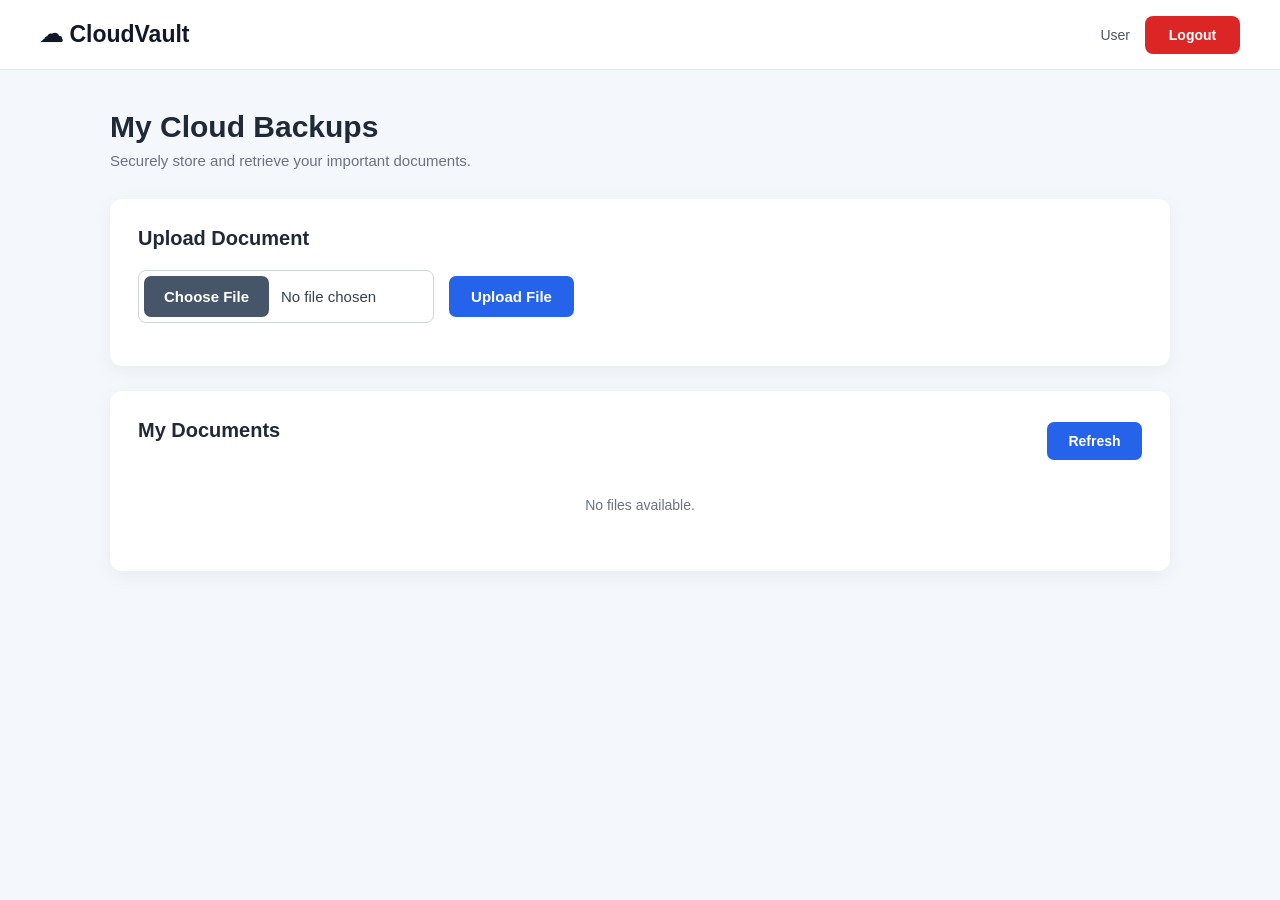
<file: frontend/index.html>
<!DOCTYPE html>
<html lang="en">
<head>
    <meta charset="UTF-8">
    <meta name="viewport" content="width=device-width, initial-scale=1.0">

    <title>CloudVault - My Backups</title>

    <link rel="stylesheet" href="style.css">
</head>

<body>

    <header class="navbar">

        <div class="logo">
            ☁ CloudVault
        </div>

        <div class="user-section">
            <span id="userEmail">User</span>

            <button id="logoutBtn" class="logout-btn">
                Logout
            </button>
        </div>

    </header>


    <main class="dashboard">

        <section class="welcome-section">

            <h1>My Cloud Backups</h1>

            <p>
                Securely store and retrieve your important documents.
            </p>

        </section>


        <section class="upload-section">

            <h2>Upload Document</h2>

            <div class="upload-box">

                <input
                    type="file"
                    id="fileInput"
                >

                <button id="uploadBtn">
                    Upload File
                </button>

            </div>

            <p id="uploadMessage"></p>

        </section>


        <section class="files-section">

            <div class="section-header">

                <h2>My Documents</h2>

                <button id="refreshBtn">
                    Refresh
                </button>

            </div>


            <div id="filesContainer">

                <p class="empty-message">
                    No files available.
                </p>

            </div>

        </section>

    </main>

<script src="config.js"></script>
<script src="app.js"></script>

</body>
</html>
</file>
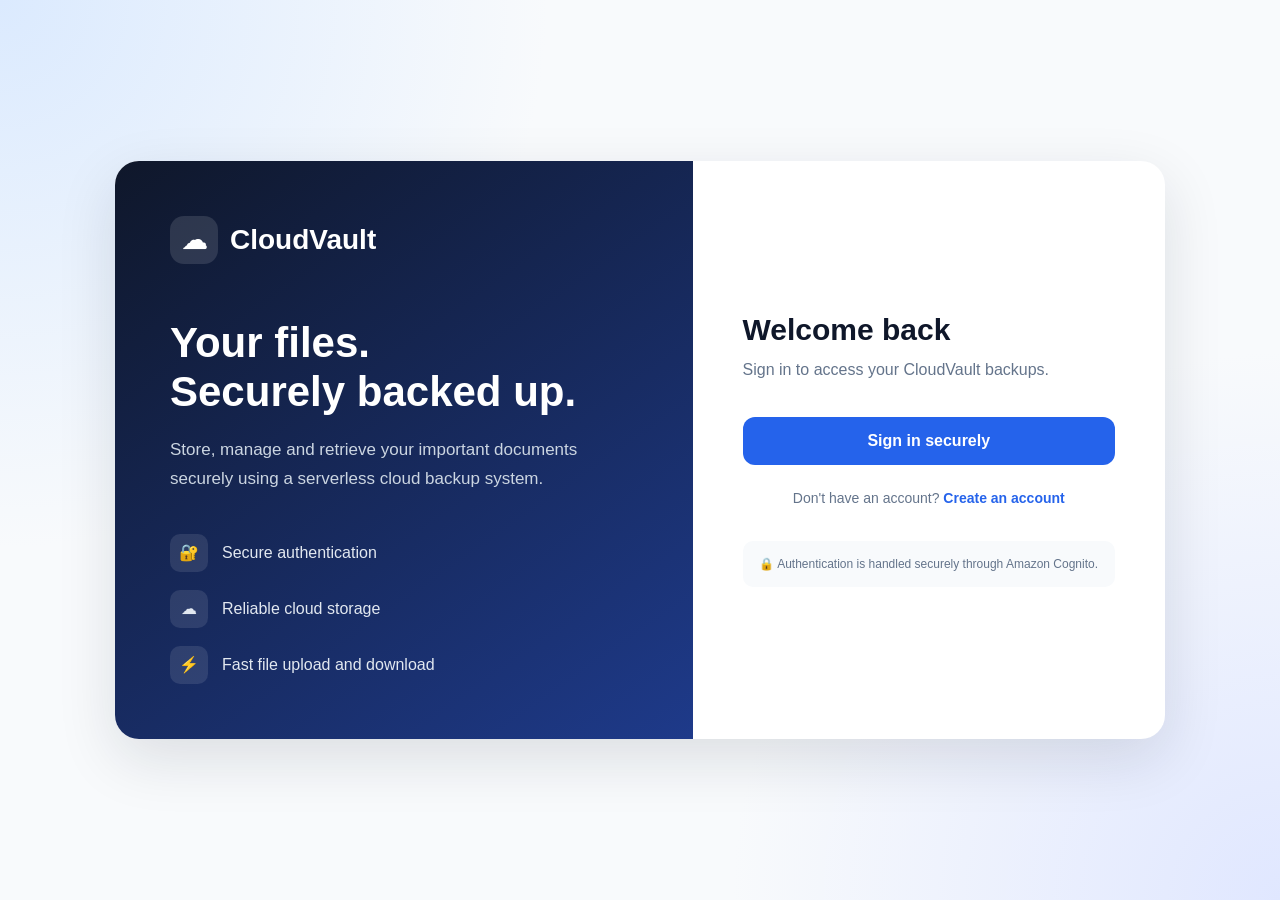
<file: frontend/login.html>
<!DOCTYPE html>
<html lang="en">

<head>
    <meta charset="UTF-8">
    <meta name="viewport" content="width=device-width, initial-scale=1.0">

    <title>CloudVault | Secure Cloud Storage</title>

    <link rel="stylesheet" href="style.css">

    <style>
        * {
            margin: 0;
            padding: 0;
            box-sizing: border-box;
        }

        body {
            font-family: Arial, Helvetica, sans-serif;
            min-height: 100vh;
            background:
                radial-gradient(circle at top left, #dbeafe, transparent 35%),
                radial-gradient(circle at bottom right, #e0e7ff, transparent 35%),
                #f8fafc;
            color: #0f172a;
        }

        .login-page {
            min-height: 100vh;
            display: flex;
            align-items: center;
            justify-content: center;
            padding: 30px;
        }

        .login-wrapper {
            width: 100%;
            max-width: 1050px;
            display: grid;
            grid-template-columns: 1.1fr 0.9fr;
            background: white;
            border-radius: 24px;
            overflow: hidden;
            box-shadow: 0 20px 60px rgba(15, 23, 42, 0.12);
        }

        /* Left Section */

        .brand-section {
            padding: 55px;
            background: linear-gradient(145deg, #0f172a, #1e3a8a);
            color: white;
            display: flex;
            flex-direction: column;
            justify-content: center;
        }

        .brand {
            display: flex;
            align-items: center;
            gap: 12px;
            font-size: 28px;
            font-weight: 700;
            margin-bottom: 55px;
        }

        .cloud-icon {
            width: 48px;
            height: 48px;
            border-radius: 14px;
            background: rgba(255, 255, 255, 0.12);
            display: flex;
            align-items: center;
            justify-content: center;
            font-size: 25px;
        }

        .brand-section h1 {
            font-size: 42px;
            line-height: 1.15;
            margin-bottom: 20px;
        }

        .brand-section > p {
            color: #cbd5e1;
            font-size: 17px;
            line-height: 1.7;
            max-width: 450px;
        }

        .features {
            margin-top: 40px;
            display: grid;
            gap: 18px;
        }

        .feature {
            display: flex;
            align-items: center;
            gap: 14px;
            color: #e2e8f0;
        }

        .feature-icon {
            width: 38px;
            height: 38px;
            border-radius: 10px;
            background: rgba(255, 255, 255, 0.1);
            display: flex;
            align-items: center;
            justify-content: center;
        }

        /* Login Section */

        .login-section {
            padding: 55px 50px;
            display: flex;
            flex-direction: column;
            justify-content: center;
        }

        .login-section h2 {
            font-size: 30px;
            margin-bottom: 10px;
        }

        .login-subtitle {
            color: #64748b;
            line-height: 1.6;
            margin-bottom: 35px;
        }

        .login-btn {
            width: 100%;
            border: none;
            border-radius: 12px;
            padding: 15px 20px;
            background: #2563eb;
            color: white;
            font-size: 16px;
            font-weight: 600;
            cursor: pointer;
            transition: 0.2s ease;
        }

        .login-btn:hover {
            background: #1d4ed8;
            transform: translateY(-1px);
        }

        .signup-text {
            text-align: center;
            margin-top: 25px;
            color: #64748b;
            font-size: 14px;
        }

        .signup-btn {
            border: none;
            background: transparent;
            color: #2563eb;
            font-weight: 600;
            cursor: pointer;
            font-size: 14px;
        }

        .signup-btn:hover {
            text-decoration: underline;
        }

        .security-note {
            margin-top: 35px;
            padding: 14px;
            border-radius: 10px;
            background: #f8fafc;
            color: #64748b;
            font-size: 12px;
            text-align: center;
            line-height: 1.5;
        }

        /* Responsive */

        @media (max-width: 800px) {

            .login-wrapper {
                grid-template-columns: 1fr;
            }

            .brand-section {
                padding: 35px;
            }

            .brand-section h1 {
                font-size: 32px;
            }

            .features {
                display: none;
            }

            .brand {
                margin-bottom: 30px;
            }

            .login-section {
                padding: 40px 30px;
            }
        }

        @media (max-width: 500px) {

            .login-page {
                padding: 15px;
            }

            .brand-section,
            .login-section {
                padding: 30px 24px;
            }

            .brand-section h1 {
                font-size: 28px;
            }
        }
    </style>
</head>

<body>

    <main class="login-page">

        <div class="login-wrapper">

            <!-- Brand / Product Information -->

            <section class="brand-section">

                <div class="brand">
                    <div class="cloud-icon">☁</div>
                    <span>CloudVault</span>
                </div>

                <h1>
                    Your files.<br>
                    Securely backed up.
                </h1>

                <p>
                    Store, manage and retrieve your important documents
                    securely using a serverless cloud backup system.
                </p>

                <div class="features">

                    <div class="feature">
                        <div class="feature-icon">🔐</div>
                        <span>Secure authentication</span>
                    </div>

                    <div class="feature">
                        <div class="feature-icon">☁</div>
                        <span>Reliable cloud storage</span>
                    </div>

                    <div class="feature">
                        <div class="feature-icon">⚡</div>
                        <span>Fast file upload and download</span>
                    </div>

                </div>

            </section>


            <!-- Login -->

            <section class="login-section">

                <h2>Welcome back</h2>

                <p class="login-subtitle">
                    Sign in to access your CloudVault backups.
                </p>

                <button
                    id="loginBtn"
                    class="login-btn"
                    type="button">
                    Sign in securely
                </button>

                <p class="signup-text">
                    Don't have an account?
                    <button
                        id="signupBtn"
                        class="signup-btn"
                        type="button">
                        Create an account
                    </button>
                </p>

                <div class="security-note">
                    🔒 Authentication is handled securely through
                    Amazon Cognito.
                </div>

            </section>

        </div>

    </main>

<script src="config.js"></script>
    <script>

     const CLIENT_ID = CONFIG.CLIENT_ID;
const COGNITO_DOMAIN = CONFIG.COGNITO_DOMAIN;
const LOGIN_REDIRECT_URI =
        CONFIG.LOGIN_REDIRECT_URI;

        // Sign in

        document
            .getElementById("loginBtn")
            .addEventListener("click", () => {

                const loginUrl =
                    `${COGNITO_DOMAIN}/login` +
                    `?client_id=${CLIENT_ID}` +
                    `&response_type=code` +
                    `&scope=openid+email` +
                    `&redirect_uri=${encodeURIComponent(
                        LOGIN_REDIRECT_URI
                    )}`;

                window.location.href = loginUrl;

            });


        // Create account

        document
            .getElementById("signupBtn")
            .addEventListener("click", () => {

                const signupUrl =
                    `${COGNITO_DOMAIN}/signup` +
                    `?client_id=${CLIENT_ID}` +
                    `&response_type=code` +
                    `&scope=openid+email` +
                    `&redirect_uri=${encodeURIComponent(
                        LOGIN_REDIRECT_URI
                    )}`;

                window.location.href = signupUrl;

            });

    </script>

</body>

</html>
</file>
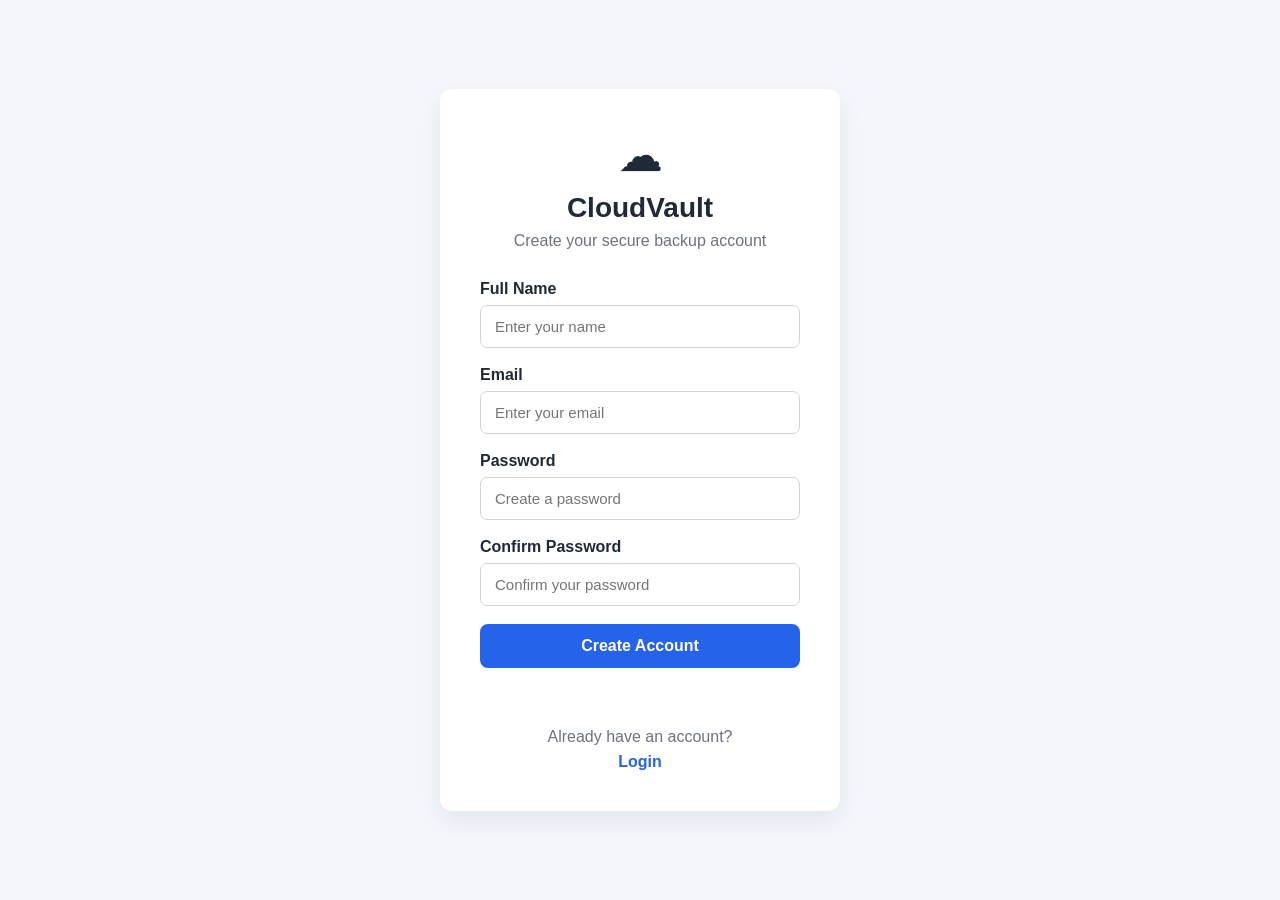
<file: frontend/signup.html>
<!DOCTYPE html>
<html lang="en">
<head>

    <meta charset="UTF-8">

    <meta
        name="viewport"
        content="width=device-width, initial-scale=1.0"
    >

    <title>CloudVault - Create Account</title>

    <link rel="stylesheet" href="style.css">

</head>


<body>

    <main class="auth-container">

        <div class="auth-card">

            <div class="brand">

                <div class="logo-large">
                    ☁
                </div>

                <h1>CloudVault</h1>

                <p>
                    Create your secure backup account
                </p>

            </div>


            <form id="signupForm">

                <div class="form-group">

                    <label for="name">
                        Full Name
                    </label>

                    <input
                        type="text"
                        id="name"
                        placeholder="Enter your name"
                        required
                    >

                </div>


                <div class="form-group">

                    <label for="signupEmail">
                        Email
                    </label>

                    <input
                        type="email"
                        id="signupEmail"
                        placeholder="Enter your email"
                        required
                    >

                </div>


                <div class="form-group">

                    <label for="signupPassword">
                        Password
                    </label>

                    <input
                        type="password"
                        id="signupPassword"
                        placeholder="Create a password"
                        minlength="8"
                        required
                    >

                </div>


                <div class="form-group">

                    <label for="confirmPassword">
                        Confirm Password
                    </label>

                    <input
                        type="password"
                        id="confirmPassword"
                        placeholder="Confirm your password"
                        minlength="8"
                        required
                    >

                </div>


                <button
                    type="submit"
                    class="primary-btn"
                >
                    Create Account
                </button>

            </form>


            <p
                id="signupMessage"
                class="message"
            ></p>


            <div class="auth-footer">

                <p>
                    Already have an account?
                </p>

                <a href="login.html">
                    Login
                </a>

            </div>

        </div>

    </main>


    <script src="app.js"></script>

</body>
</html>
</file>
<file: frontend/style.css>
/* ========================================
   GLOBAL
   ======================================== */

* {
    box-sizing: border-box;
    margin: 0;
    padding: 0;
}

body {
    font-family: Arial, Helvetica, sans-serif;
    background: #f4f7fb;
    color: #1f2937;
}


/* ========================================
   NAVBAR
   ======================================== */

.navbar {
    height: 70px;

    background: #ffffff;

    display: flex;
    align-items: center;
    justify-content: space-between;

    padding: 0 40px;

    border-bottom: 1px solid #e5e7eb;
}

.logo {
    font-size: 23px;
    font-weight: 700;
    color: #111827;
}

.user-section {
    display: flex;
    align-items: center;
    gap: 15px;
}

#userEmail {
    color: #4b5563;
    font-size: 14px;
}


/* ========================================
   LOGOUT BUTTON
   ======================================== */

.logout-btn {
    min-width: 95px;

    padding: 11px 20px;

    border: none;
    border-radius: 8px;

    background: #dc2626;
    color: #ffffff;

    font-size: 14px;
    font-weight: 700;

    cursor: pointer;

    transition:
        background 0.2s ease,
        transform 0.2s ease;
}

.logout-btn:hover {
    background: #b91c1c;
    transform: translateY(-1px);
}


/* ========================================
   AUTH PAGE
   ======================================== */

.auth-container {
    min-height: 100vh;

    display: flex;
    justify-content: center;
    align-items: center;

    padding: 20px;
}

.auth-card {
    width: 100%;
    max-width: 400px;

    background: #ffffff;

    padding: 40px;

    border-radius: 12px;

    box-shadow:
        0 10px 30px rgba(0, 0, 0, 0.08);
}

.brand {
    text-align: center;
    margin-bottom: 30px;
}

.logo-large {
    font-size: 45px;
    margin-bottom: 10px;
}

.brand h1 {
    font-size: 28px;
    margin-bottom: 8px;
}

.brand p {
    color: #6b7280;
}


/* ========================================
   FORM
   ======================================== */

.form-group {
    margin-bottom: 18px;
}

.form-group label {
    display: block;

    margin-bottom: 7px;

    font-weight: 600;
}

.form-group input {
    width: 100%;

    padding: 12px 14px;

    border: 1px solid #d1d5db;

    border-radius: 7px;

    font-size: 15px;

    outline: none;
}

.form-group input:focus {
    border-color: #2563eb;
}


/* ========================================
   PRIMARY BUTTON
   ======================================== */

.primary-btn {
    width: 100%;

    padding: 13px;

    border: none;

    border-radius: 8px;

    background: #2563eb;

    color: #ffffff;

    font-size: 16px;

    font-weight: 700;

    cursor: pointer;

    transition:
        background 0.2s ease,
        transform 0.2s ease;
}

.primary-btn:hover {
    background: #1d4ed8;
    transform: translateY(-1px);
}


/* ========================================
   AUTH FOOTER
   ======================================== */

.auth-footer {
    text-align: center;

    margin-top: 25px;

    color: #6b7280;
}

.auth-footer a {
    display: inline-block;

    margin-top: 7px;

    color: #2563eb;

    text-decoration: none;

    font-weight: 600;
}

.auth-footer a:hover {
    text-decoration: underline;
}


/* ========================================
   MESSAGES
   ======================================== */

.message {
    text-align: center;

    margin-top: 15px;

    min-height: 20px;
}


/* ========================================
   DASHBOARD
   ======================================== */

.dashboard {
    max-width: 1100px;

    margin: 40px auto;

    padding: 0 20px;
}

.welcome-section {
    margin-bottom: 30px;
}

.welcome-section h1 {
    font-size: 30px;

    margin-bottom: 8px;
}

.welcome-section p {
    color: #6b7280;

    font-size: 15px;
}


/* ========================================
   UPLOAD SECTION
   ======================================== */

.upload-section,
.files-section {
    background: #ffffff;

    padding: 28px;

    margin-bottom: 25px;

    border-radius: 12px;

    box-shadow:
        0 5px 20px rgba(0, 0, 0, 0.05);
}

.upload-section h2,
.files-section h2 {
    margin-bottom: 20px;

    font-size: 20px;
}


/* ========================================
   UPLOAD BOX
   ======================================== */

.upload-box {
    display: flex;

    gap: 15px;

    align-items: center;

    flex-wrap: wrap;
}


/* ========================================
   FILE INPUT / CHOOSE FILE
   ======================================== */

.upload-box input {
    padding: 5px;

    border: 1px solid #d1d5db;

    border-radius: 8px;

    background: #ffffff;

    font-size: 15px;

    color: #374151;
}


/* Actual "Choose File" button */

.upload-box input::file-selector-button {
    padding: 12px 20px;

    margin-right: 12px;

    border: none;

    border-radius: 7px;

    background: #475569;

    color: #ffffff;

    font-size: 15px;

    font-weight: 700;

    cursor: pointer;

    transition:
        background 0.2s ease,
        transform 0.2s ease;
}

.upload-box input::file-selector-button:hover {
    background: #334155;

    transform: translateY(-1px);
}


/* ========================================
   UPLOAD FILE BUTTON
   ======================================== */

#uploadBtn {
    min-width: 125px;

    padding: 12px 22px;

    border: none;

    border-radius: 7px;

    background: #2563eb;

    color: #ffffff;

    font-size: 15px;

    font-weight: 700;

    cursor: pointer;

    transition:
        background 0.2s ease,
        transform 0.2s ease;
}

#uploadBtn:hover {
    background: #1d4ed8;

    transform: translateY(-1px);
}

#uploadBtn:disabled {
    background: #93c5fd;

    cursor: not-allowed;

    transform: none;
}


/* Upload message */

#uploadMessage {
    margin-top: 15px;

    font-size: 14px;
}


/* ========================================
   REFRESH BUTTON
   ======================================== */

#refreshBtn {
    min-width: 95px;

    padding: 11px 18px;

    border: none;

    border-radius: 7px;

    background: #2563eb;

    color: #ffffff;

    font-size: 14px;

    font-weight: 700;

    cursor: pointer;

    transition:
        background 0.2s ease,
        transform 0.2s ease;
}

#refreshBtn:hover {
    background: #1d4ed8;

    transform: translateY(-1px);
}

#refreshBtn:disabled {
    background: #93c5fd;

    cursor: not-allowed;

    transform: none;
}


/* ========================================
   FILE SECTION
   ======================================== */

.section-header {
    display: flex;

    align-items: center;

    justify-content: space-between;

    margin-bottom: 5px;
}

.file-item {
    display: flex;

    justify-content: space-between;

    align-items: center;

    padding: 17px 5px;

    border-bottom: 1px solid #e5e7eb;
}

.file-item:last-child {
    border-bottom: none;
}

.file-name {
    font-weight: 600;

    color: #1f2937;

    font-size: 15px;
}


/* ========================================
   FILE ACTION BUTTONS
   ======================================== */

.file-actions {
    display: flex;

    gap: 10px;

    align-items: center;
}


/* DOWNLOAD */

.download-btn {
    min-width: 105px;

    padding: 11px 18px;

    border: none;

    border-radius: 7px;

    background: #16a34a;

    color: #ffffff;

    font-size: 14px;

    font-weight: 700;

    cursor: pointer;

    transition:
        background 0.2s ease,
        transform 0.2s ease;
}

.download-btn:hover {
    background: #15803d;

    transform: translateY(-1px);
}


/* DELETE */

.delete-btn {
    min-width: 90px;

    padding: 11px 18px;

    border: none;

    border-radius: 7px;

    background: #dc2626;

    color: #ffffff;

    font-size: 14px;

    font-weight: 700;

    cursor: pointer;

    transition:
        background 0.2s ease,
        transform 0.2s ease;
}

.delete-btn:hover {
    background: #b91c1c;

    transform: translateY(-1px);
}


/* ========================================
   EMPTY FILE MESSAGE
   ======================================== */

.empty-message {
    color: #6b7280;

    text-align: center;

    padding: 30px;

    font-size: 14px;
}


/* ========================================
   RESPONSIVE
   ======================================== */

@media (max-width: 700px) {

    .navbar {
        padding: 0 20px;
    }

    .user-section {
        gap: 8px;
    }

    #userEmail {
        max-width: 150px;

        overflow: hidden;

        text-overflow: ellipsis;

        white-space: nowrap;
    }

    .dashboard {
        margin-top: 25px;

        padding: 0 15px;
    }

    .upload-section,
    .files-section {
        padding: 20px;
    }

    .upload-box {
        flex-direction: column;

        align-items: stretch;
    }

    .upload-box input {
        width: 100%;
    }

    #uploadBtn {
        width: 100%;
    }

    .file-item {
        flex-direction: column;

        align-items: flex-start;

        gap: 14px;
    }

    .file-actions {
        width: 100%;
    }

    .download-btn,
    .delete-btn {
        flex: 1;
    }
}


@media (max-width: 450px) {

    .navbar {
        height: 65px;
    }

    .logo {
        font-size: 19px;
    }

    .logout-btn {
        min-width: auto;

        padding: 9px 13px;
    }

    #userEmail {
        display: none;
    }

    .welcome-section h1 {
        font-size: 25px;
    }

    .file-actions {
        flex-direction: column;

        align-items: stretch;
    }

    .download-btn,
    .delete-btn {
        width: 100%;
    }
}
</file>
